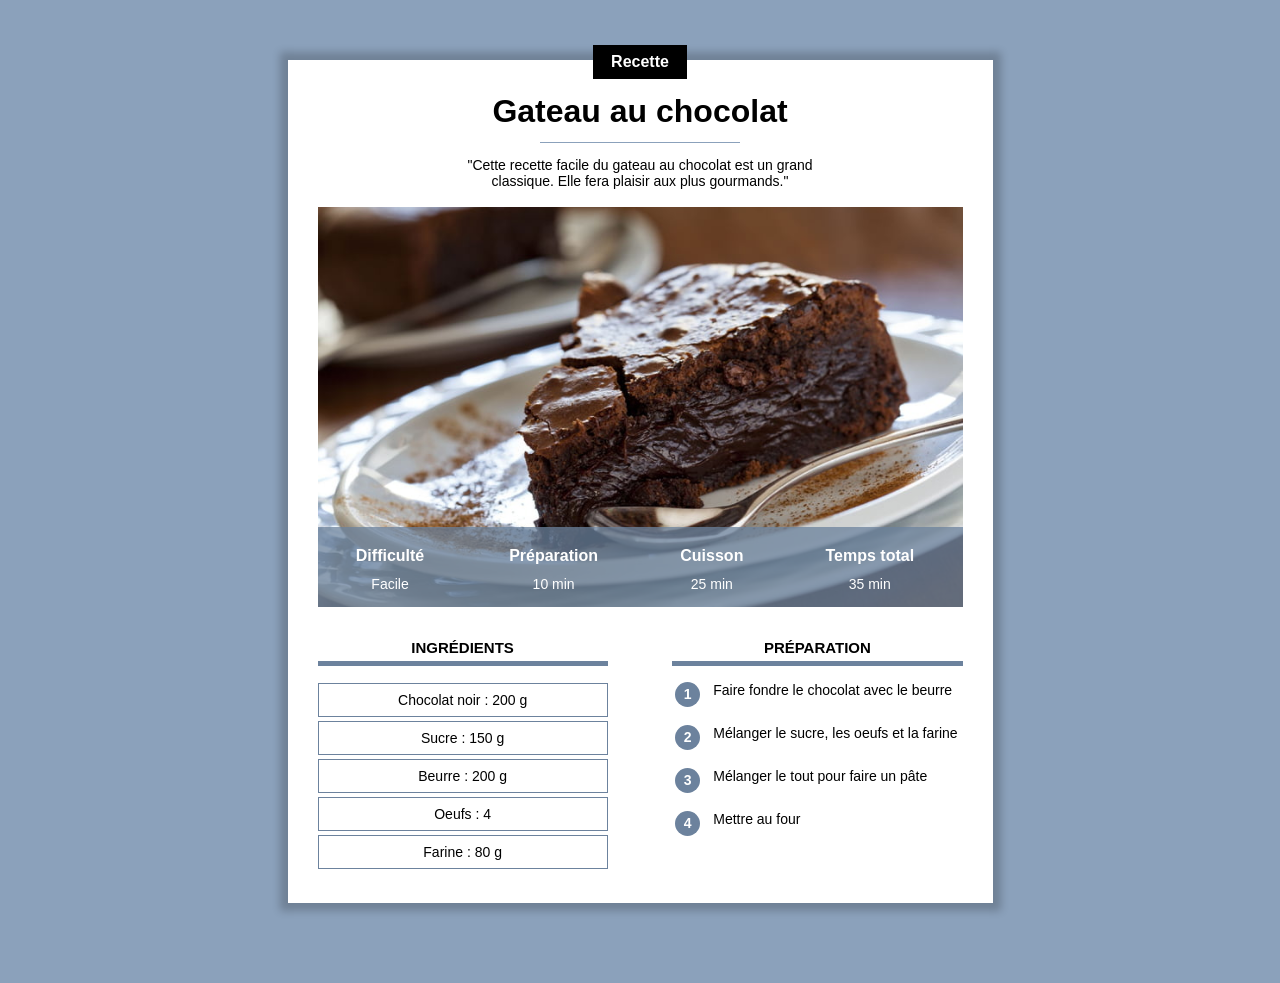
<file: index.html>
<!DOCTYPE html>
<html lang="fr">
    <head>
        <title>Gateau au chocolat</title> 
        <meta charset="UTF-8">
        <meta name="viewport" content="width=device-width, initial-scale=1.0">
        <link rel="stylesheet" href="recette.css">
    </head>
    <body>
        <div class="contenu">
            <div class="centre categorie">
                <p class="categorie">Recette</p>
            </div>

            <h1>Gateau au chocolat</h1>

            <div class="separateur"></div>

            <!-- Le contenu de ma page -->
            <div class="centre">
                <p class="description">"Cette recette facile du gateau au chocolat est un grand classique. Elle fera plaisir aux plus gourmands."</p>
            </div>

            <div class="info">
                <img class="centre info" src="gateau.jpg">
                <!--<img src="https://assets.afcdn.com/recipe/20221003/135677_w1024h768c1cx1160cy690cxt0cyt0cxb2120cyb1414.webp">-->

                <table class="info">
                    <tr><th>Difficulté</th><th>Préparation</th><th>Cuisson</th><th>Temps total</th></tr>
                    <tr><td>Facile</td><td>10 min</td><td>25 min</td><td>35 min</td></tr>
                </table>
            </div>

            <div>
                <div class="colonne1 colonne">
                    <h2>Ingrédients</h2>
                    <div class="ingredient">
                        <p>Chocolat noir : 200 g</p>
                        <p>Sucre : 150 g</p>
                        <p>Beurre : 200 g</p>
                        <p>Oeufs : 4</p>
                        <p>Farine : 80 g</p>
                    </div>
                </div>
            <div class="colonne2 colonne">
                    <h2>Préparation</h2>

                    <table class="preparation">
                        <tr><th><p class="numero">1</p></th><td class="preparation_etape">Faire fondre le chocolat avec le beurre</td></tr>
                        <tr><th><p class="numero">2</p></th><td class="preparation_etape">Mélanger le sucre, les oeufs et la farine</td></tr>
                        <tr><th><p class="numero">3</p></th><td class="preparation_etape">Mélanger le tout pour faire un pâte</td></tr>
                        <tr><th><p class="numero">4</p></th><td class="preparation_etape">Mettre au four</td></tr>
                    </table>
                </div>
            </div>
        </div>
    </body>
</html>
</file>
<file: recette.css>
* {
    overflow: auto;
}
body{
    background-color: #8BA1BB;
    font-family: Arial, Helvetica, sans-serif;
    margin: 0px;
}
div.contenu{
    background-color: white;
    margin: 40px 8px 40px 8px;
    padding: 0px 8px 20px 8px;
    box-shadow: 0px 0px 8px 8px rgba(0, 0 ,0 , 0.2);
    overflow: visible;
}
h1{
    text-align: center;
    margin-top: 10px;
    margin-bottom: 12px;
}
p.description{
    text-align: center;
    max-width: 400px;
    display: inline-block;
    font-size: 14px;
}

.centre{
    text-align: center;
    width: 100%;
}
p.categorie{
    background-color: black;
    color: white;
    display: inline-block;
    margin-top: -15px;
    padding: 8px 18px;
    margin-bottom: 0px;
    font-weight: bold;
    font-size: 16px;
}
div.categorie{
    margin-bottom: 0px;
    margin-top: 0px;
    overflow: visible;
}
div.separateur{
    background-color: #8BA1BB;
    width: 200px;
    height: 1px;
    margin-left: auto;
    margin-right: auto;
}
div.info{
    position: relative;
}
table.info{
    position: absolute;
    bottom: 0;
    color: white;
    background-color: #6C829DC0;
    height: 50px;
    width: 100%;
}
table.info th{
    text-align: center;
    font-size: 14px;
    vertical-align: bottom;
    padding-bottom: 8px;
}
table.info td{
    text-align: center;
    font-size: 12px;
    vertical-align: top;
}
img.info{
    display: block;
    max-height: 400px;
    object-fit: cover;
    min-height: 200px;
    background-color: lightgray;
}
div.colonne{
    width: 100%;
    margin-top: 20px;
}
div.colonne h2{
    text-align: center;
    text-transform: uppercase;
    font-size: 15px;
    border-bottom: 5px solid #6C829D;
    padding-bottom: 5px;
}
div.colonne1{
    display: inline-block;
}
div.ingredient p{
    text-align: center;
    font-size: 14px;
    border: 1px solid #6C829D;
    padding: 8px 0px;
    margin-top: 4px;
    margin-bottom: 0px;   
}
table.preparation p.numero{
    background-color: #6C829D;
    color: white;
    width: 25px;
    height: 25px;
    text-align: center;
    font-size: 14px;
    font-weight: bold;
    padding-top: 4px;
    box-sizing: border-box;
    border-radius: 50%;
    margin-top: 0px;
}
table.preparation td{
    vertical-align: top;
}
table.preparation td.preparation_etape{
    font-size: 14px;
    padding-left: 10px;
    padding-bottom: 10px;
}
table.preparation tr{
    height: 40px;
}

/* Style pour ordinateur */
@media only screen and (min-width: 768px) {

    div.contenu{
        margin: 60px 10% 80px 10%;
        min-width: 350px;
        max-width: 650px;
        padding: 0px 30px 30px 30px;
    }
    table.info{
        height: 80px;
    }
    table.info th{
        font-size: 16px;
    }
    table.info td{
        font-size: 14px;

    }
    div.colonne{
        width: 45%;
    }
    div.colonne1{
        margin-right: 10%;
    }
    div.colonne2{
        float:right;
    }
  }
  @media only screen and (min-width: 900px) {
    div.contenu{
        margin-left: auto;
        margin-right: auto;
        width: 645px;
    }
  }
</file>
